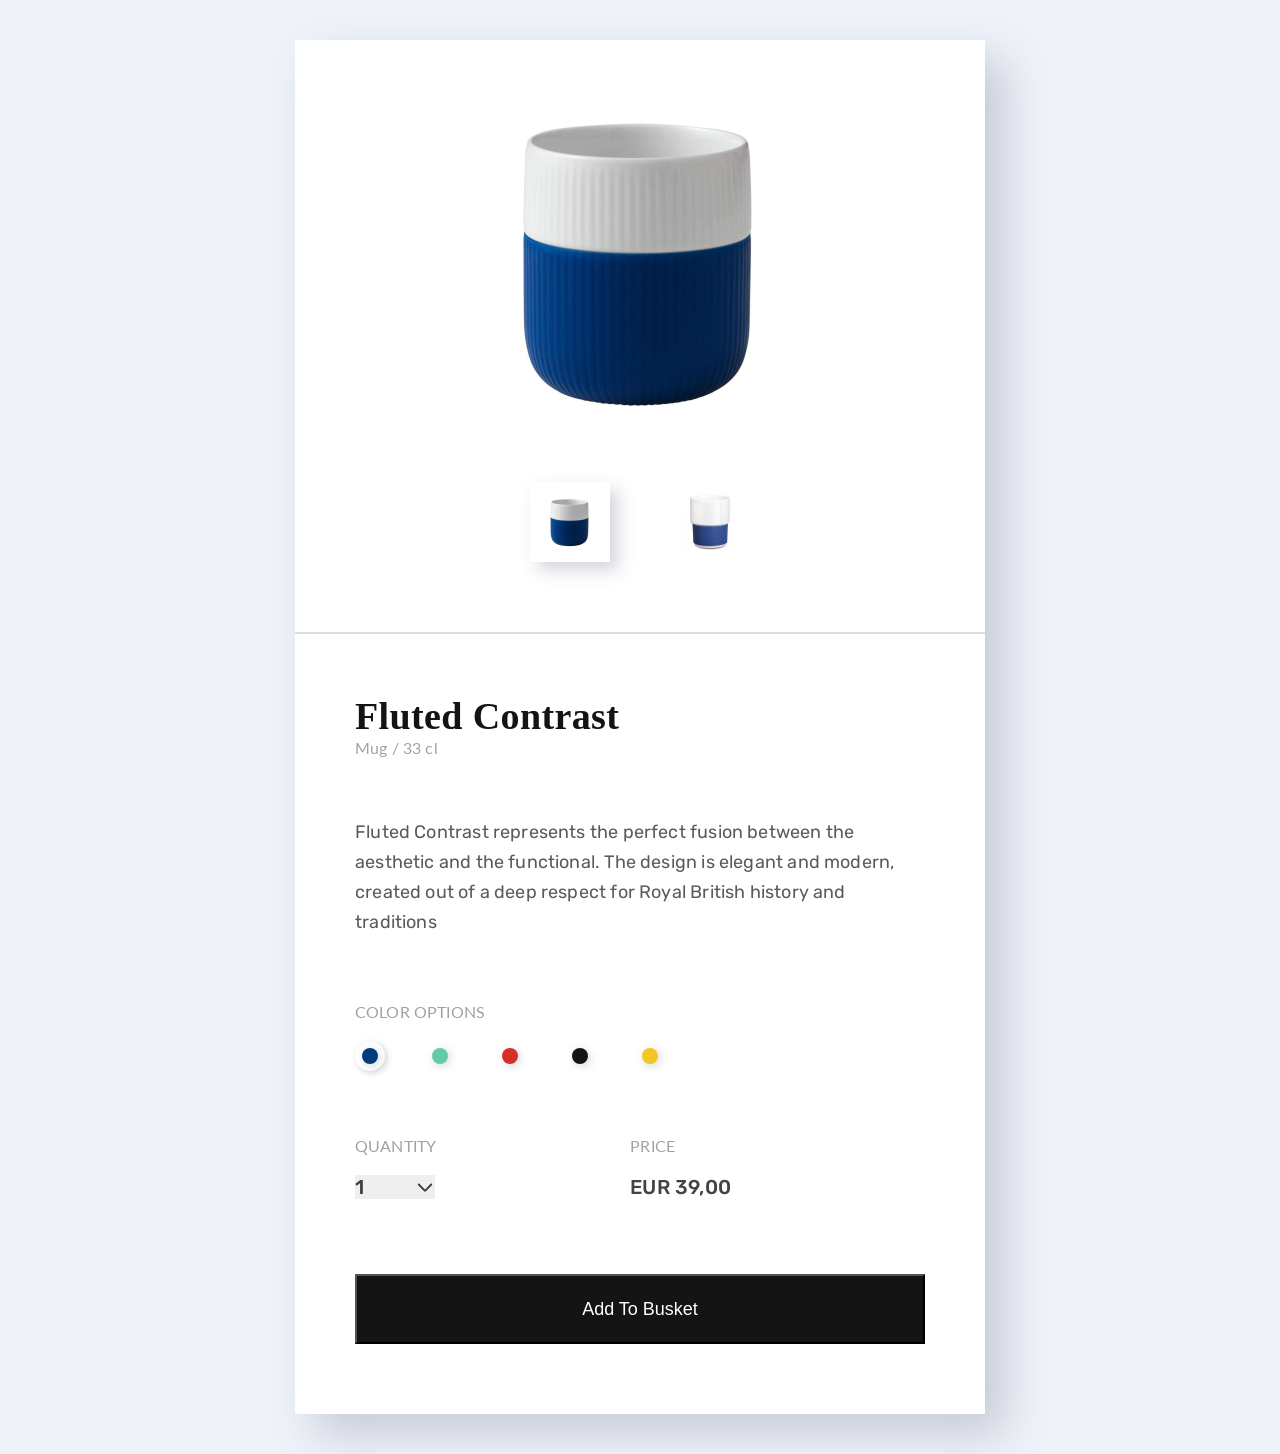
<file: index.html>
<!DOCTYPE html>
<html lang="en">
<head>
    <meta charset="UTF-8">
    <meta name="viewport" content="width=device-width, initial-scale=1.0">
    <link rel="preconnect" href="https://fonts.googleapis.com">
    <link rel="preconnect" href="https://fonts.gstatic.com" crossorigin>
    <link href="https://fonts.googleapis.com/css2?family=Lato:wght@100;400&family=Montserrat+Alternates:wght@100;700&family=Rubik:wght@300..900&display=swap" rel="stylesheet">
    <link rel="stylesheet" href="style.css">
    <title>Awesome markup</title>
</head>
<body>
    <section>
        <div class="card">
            <div class="product-image-block">
                <div class="main-image-wrapper">
                    <img class="main-image" src="./assets/images/main-image.png" alt="">
                </div>
                <div class="previews-wrapper">
                    <div class="preview selected" >
                        <img src="./assets/images/image-1.png" alt="">
                    </div>
                    <div class="preview" >
                        <img src="./assets/images/image-2.png" alt="">
                    </div>
                </div>
            </div>
            <div class="product-info-block">
                <h1 class="main-title">Fluted Contrast</h1>
                <span class="subtitle">Mug / 33 cl </span>
                <p class="text">Fluted Contrast represents the perfect fusion between the aesthetic and the functional. The design is elegant and modern, created out of a deep respect for Royal British history and traditions</p>
                <div class="colors">
                    <h2 class="title">Color options</h2>
                    <ul class="color-items">
                        <li class="selected">
                            <div class="circle blue"></div>
                        </li>
                        <li>
                            <div class="circle green"></div>
                        </li>
                        <li>
                            <div class="circle red"></div>
                        </li>
                        <li>
                            <div class="circle black"></div>
                        </li>
                        <li>
                            <div class="circle yellow"></div>
                        </li>
                    </ul>
                </div>
                <div class="wrapper">
                    <div>
                       <h2 class="title">Quantity</h2>
                       <select class="quantity" name="quantity" id="quantity">
                        <option value="1">1</option>
                        <option value="2">2</option>
                        <option value="3">3</option>
                       </select> 
                    </div>
                    <div>
                        <h2 class="title">Price</h2>
                        <span class="price">eur 39,00</span>
                    </div>
                </div>
                <button class="btn">Add To Busket</button>
            </div>
        </div>
    </section>
</body>
</html>
</file>
<file: style.css>
* {
    margin: 0; /* внешние отступы */  
    padding: 0; /* внутренние отступы */
    box-sizing: border-box; /* границы и внутренние отступы теперь не увеличивают размер элементов */
}

body {
    font-family: Rubik, sans-serif;
    font-style: normal;
    line-height: normal;
    min-width: 375px;
}

section {
    background: #eff2f9; /* цвет фона */
    min-height: 100vh; /* высота = высоте окна браузера. Меняем на минимальную высоту для медиазапросов, тогда высота карточки будет подстраиваться под количество контента */
    display: flex;
    justify-content: center;
    align-items: center;
}

.card {
    width: 1170px; /* ширина */
    min-height: 800px; /* высота / Меняем на минимальную высоту для медиазапросов, тогда высота карточки будет подстраиваться под количество контента */
    background: #fff; /* цвет фона */
    box-shadow: 20px 20px 40px 0px rgba(81, 91, 117, 0.25); /* тень, значения: сдвиг-x | сдвиг-y | размытие | растяжение | цвет */
    padding: 60px 0 70px; /* внутренние отступы - сверху | по бокам | снизу */
    display: flex;
}

.product-image-block {
    /* задаем границу справа */
    border-right: 2px solid rgba(20, 20, 20, 0.15); /* значения - толщина | тип | цвет  */
    /* задаем этому блоку ширину, как в макете, чтобы линия появилась на своем месте */
    min-width: 540px;
    display: flex;
    flex-direction: column;  /* меняем направление главной оси на вертикальное */
}

.main-image-wrapper {
    flex-grow: 1;  /* будет занимать все свободное пространство в своем родителе */
 
    /* выравниваем главное изображение горизонтально и вертикально по центру */
    display: flex;
    justify-content: center;
    align-items: center;  
}

.previews-wrapper {
    display: flex;
    justify-content: center;  /* выравниваем горизонтально по центру */
    gap: 60px;  /* отступ между элементами */
}

.preview {
    width: 80px;
    height: 80px;
    display: flex;
    justify-content: center;  /* выравниваем горизонтально по центру */
    align-items: center;  /* выравниваем вертикально по центру */
    cursor: pointer; /* курсор меняется на пальчик */
    transition: 0.2s; /* добавим немного плавности */
}

.preview:hover, 
.preview.selected {
    box-shadow: 8px 8px 16px 0px rgba(81, 91, 117, 0.25); /* тень, значения: сдвиг-x | сдвиг-y | размытие | растяжение | цвет */
}

.product-info-block {
    padding: 0 60px; /* внутренний отступ, значения: верх+низ | лево+право */
    display: flex;
    flex-direction: column;
}

.main-title {
    color: #141414; /* цвет текста */
    font-family: Montserrat; /* семейство шрифтов */
    font-size: 38px; /* размер шрифта */
     /* стиль шрифта */
    font-weight: 700; /* толщина (жирность) */
     /* высота строки */
    letter-spacing: 0.38px; /* межбуквенное расстояние */
}
 
.subtitle {
    color: rgba(20, 20, 20, 0.40);
    font-family: Lato;
    font-size: 16px;
    font-weight: 400;
    letter-spacing: 0.16px;
    margin-bottom: 60px;
}
 
.text {
    color: rgba(20, 20, 20, 0.70);
    font-size: 18px;
    font-weight: 400;
    line-height: 30px; 
    letter-spacing: 0.18px;
    margin-bottom: 65px;
}

.title {
    color: rgba(20, 20, 20, 0.40);
    font-family: Lato;
    font-size: 16px;
    font-weight: 400;
    letter-spacing: 0.16px;
    text-transform: uppercase;  /* все буквы заглавные (caps) */
    margin-bottom: 20px;
}

ul {
    list-style: none;  /* тип маркера (убираем заданные браузером по умолчанию)*/
}

/* Цветные кружки - это будут теги <div>, а белые с тенью (выбранный) - теги <li>. */

.color-items {
    display: flex;
    align-items: center;
    gap: 40px; 
}

.color-items > li {
    /* При наведении на него, будет появляться белый кружок с тенью, как у выбранного */
    width: 30px;
    height: 30px;
    padding: 7px;
    border-radius: 50%;
    cursor: pointer;
    transition: 0.2s;
}

.color-items > li:hover,
.color-items > li.selected {
    box-shadow: 2px 2px 6px 0px rgba(81, 91, 117, 0.25);
}

.circle {
    width: 16px;
    height: 16px;
    filter: drop-shadow(2px 2px 4px rgba(81, 91, 117, 0.25));  /* тень с повторением контура фигуры, значения: сдвиг-x | сдвиг-y | размытие | цвет */
    border-radius: 50%; /* скругление углов чтобы сделать из квадрата круг*/
}

.colors {
    margin-bottom: 65px;
}

.blue {
    background-color: #013C7D;
}
.green {
    background-color: #63CBA7;
}
.red {
    background-color: #D52F29;
}
.black {
    background-color: #141414;
}
.yellow {
    background-color: #F2C723;
}

li.selected {
    width: 30px;
    height: 30px;
    padding: 7px;
    box-shadow: 2px 2px 6px 0px rgba(81, 91, 117, 0.25);
    border-radius: 50%;
} 

.wrapper {
    display: flex;
}

.wrapper > div {
    flex-grow: 1;
}

.quantity {
    font-family: inherit;
    width: 80px; /* ширина выпадающего списка */
 
    /* стили для текста выпадающего списка*/
    font-size: 20px;
    font-weight: 500;
    color: rgba(20, 20, 20, 0.8);
 
    border: none; /* убираем границу */
    appearance: none; /* убираем стрелку, которую браузер отображает по умолчанию */
 
    /* устанавливаем свою стрелку */
    background-image: url("./assets/images/ph_caret-down-bold.svg");
    background-repeat: no-repeat;
    background-position: right 0 top 50%; 
    cursor: pointer;
}

.price {
    color: rgba(20, 20, 20, 0.80);
    font-size: 20px;
    font-weight: 500;
    letter-spacing: 0.2px;
    text-transform: uppercase;
} 

.btn {
    /* свойства для формы */
    height: 70px;
    width: 100%;
    background: #141414;
 
    /* свойства для текста внутри кнопки */
    color: #FFF;
    font-size: 18px;
    font-weight: 500;
    line-height: normal
    letter-spacing: 0.18px;
    margin-top: 75px;
    cursor: pointer;
    transition: 0.2s;
}  
 
.btn:hover {
    transform: translateY(-5px);
}

/* ... основные стили */
 
/*Адапив под планшеты */

/* для экранов шириной 768px - 1440px */

@media screen and (max-width: 1440px) {
    .card {
        width: 690px; /* меняем ширину карточки */
        flex-direction: column; /* перемещаем правую часть ПОД левую */
        margin: 40px; /* меняем отступы снаружи вокруг карточки */
    }

    .product-image-block {
        border-right: none;
        border-bottom: 2px solid rgba(20, 20, 20, 0.15);
        /* уберем серую линию с правой стороны и добавим её вниз */
    }

    .previews-wrapper {
        margin: 60px 0 70px;
    }

    .product-info-block {
        padding-top: 60px;
    }
}

/* Адапив под мобильные устройства */

/* Мобильная версия будет для экранов шириной 375px - 576px. */

@media screen and (max-width: 576px) {
    .card {
        margin: 15px; /* меняем внешние отступы */
    }
 
    .product-image-block {
        min-width: auto; /* ширину верхнего блока делаем по умолчению (будет по ширине родителя) */
    }
 
    .main-image {
        width: 250px; /* изменяем ширину главного изображения, высота подстроится автоматически */
    }
 
    .product-info-block {
        /* изменяем отступы в нижнем блоке */
        padding-left: 15px;
        padding-right: 15px;
    }
 
    .main-title {
        font-size: 34px; /* меняем размер шрифта */
    }
 
    .subtitle {
        /* меняем размер шрифта и нижний отступ снаружи для подзаголовка */
        font-size: 14px;
        margin-bottom: 50px;
    }
 
    .text {
        /* меняем размер шрифта и нижний отступ снаружи для текста */
        font-size: 16px;
        margin-bottom: 55px;
    }
 
    .btn {
        margin-top: 65px; /* меняем размер нижнего отступ снаружи для кнопки */
    }
}

/* чтобы на разрешениях меньших, чем 375px верстка тоже не ломалась и все красиво масштабировалось, нужно тегу <body>, добавить минимальную ширину, равную ширине самого маленького экрана, под который мы делаем адаптив 
 min-width: 375px; */
</file>
